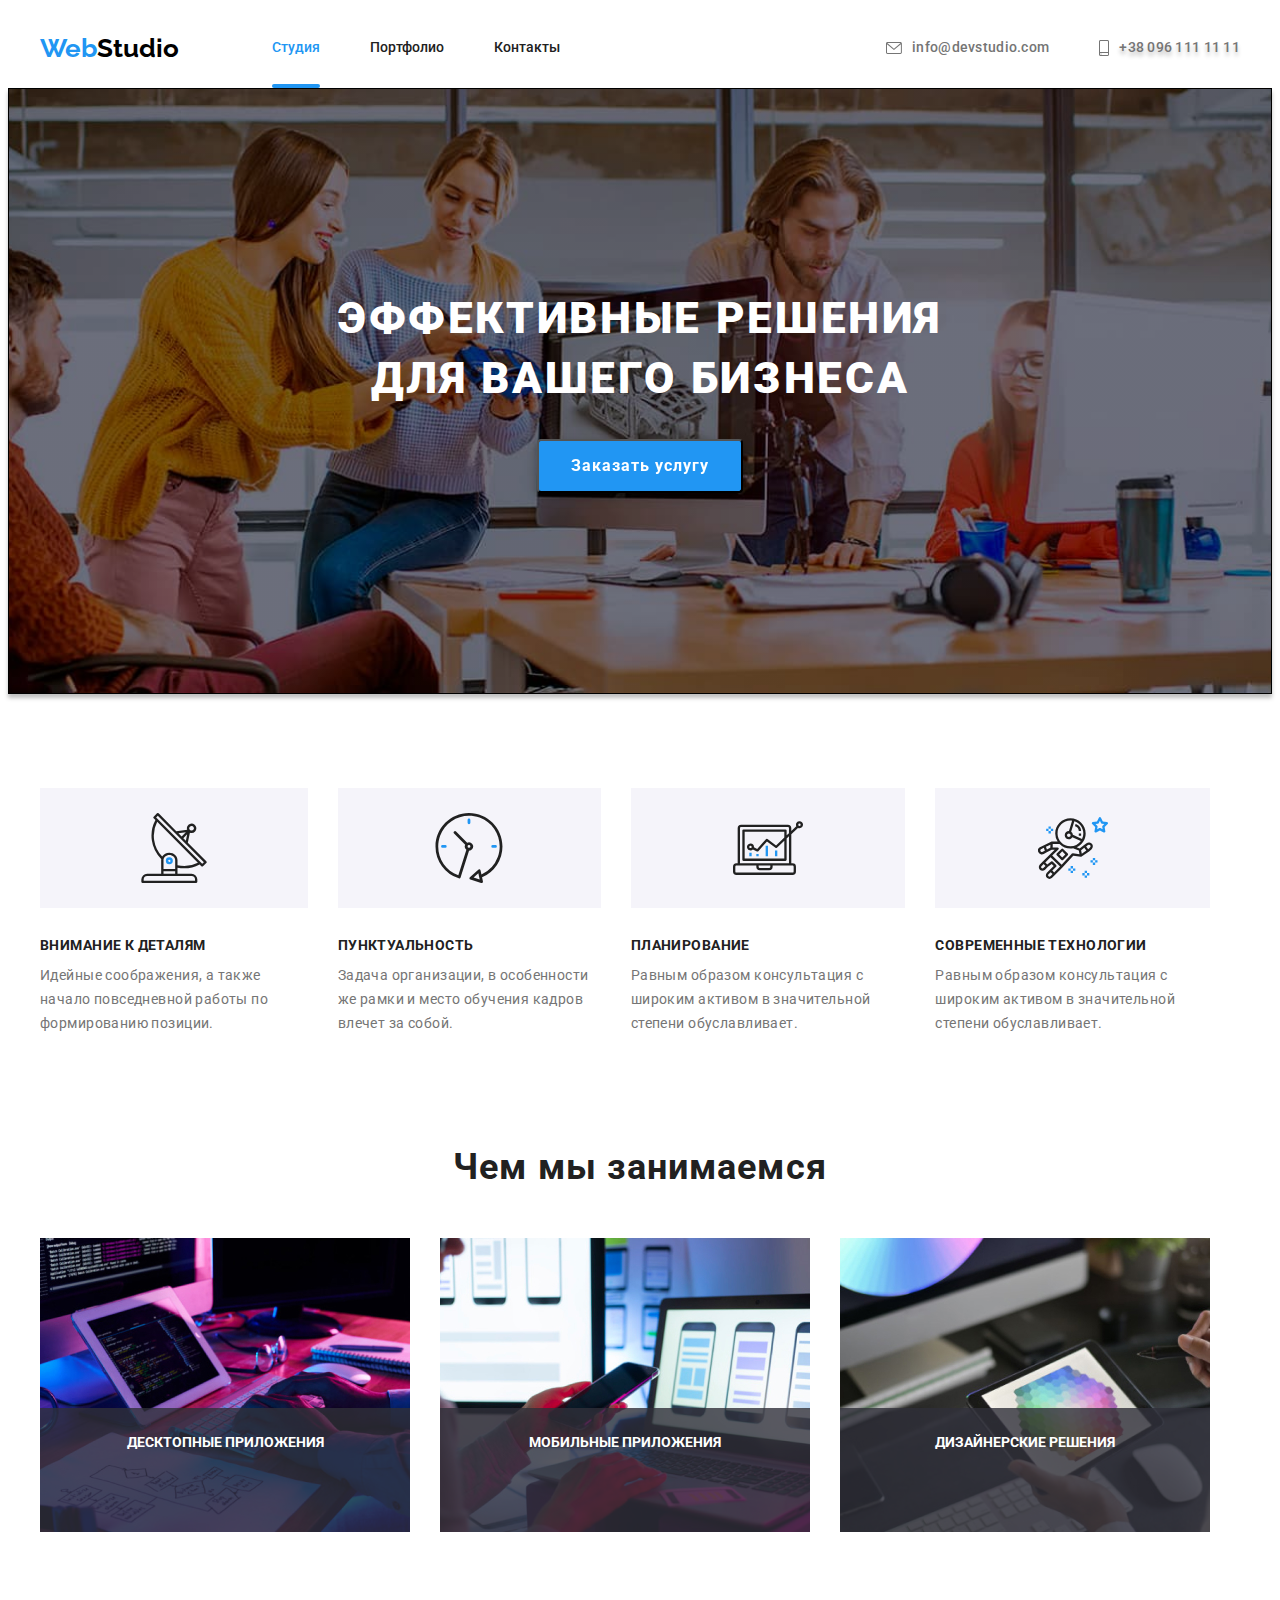
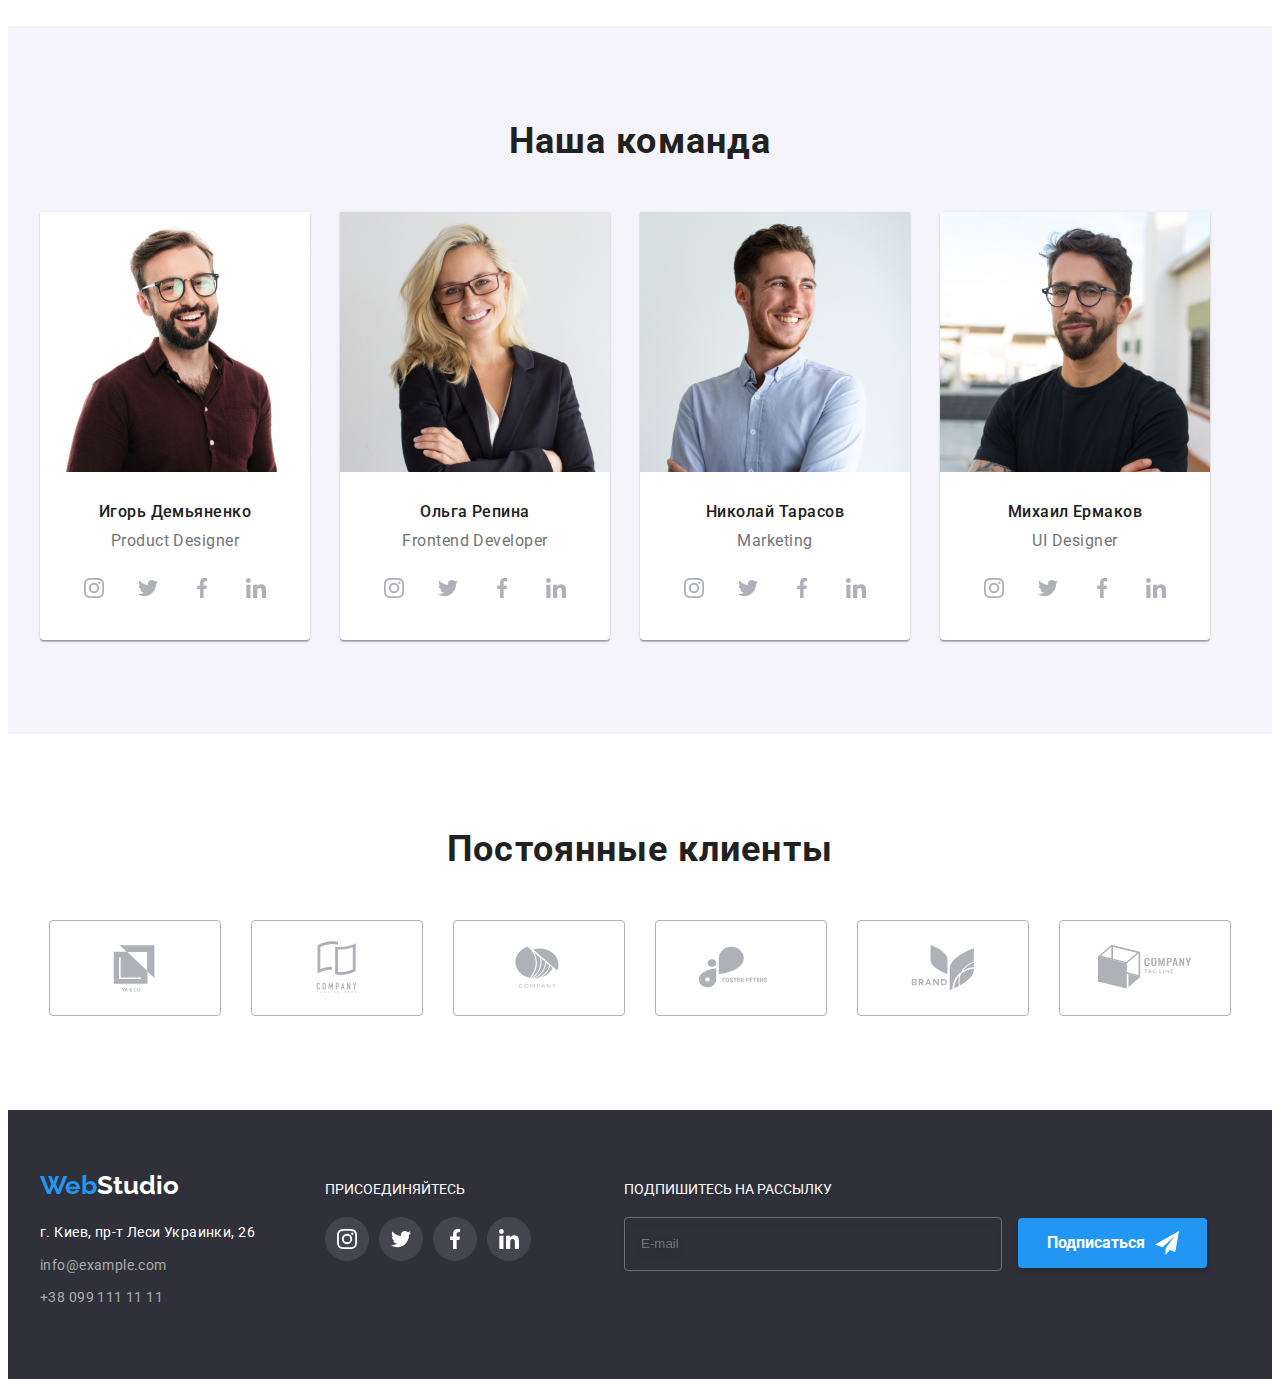
<file: index.html>
<!DOCTYPE html>
<html lang="ru">

<head>
    <meta charset="UTF-8">
    <meta http-equiv="X-UA-Compatible" content="IE=edge">
    <meta name="viewport" content="width=device-width, initial-scale=1.0">
    <title>Document</title>
    <link rel="preconnect" href="https://fonts.googleapis.com">
    <link rel="preconnect" href="https://fonts.gstatic.com" crossorigin>
    <link
        href="https://fonts.googleapis.com/css2?family=Raleway:wght@700&family=Roboto:wght@400;500;700;900&display=swap"
        rel="stylesheet">
    <!-- Style normalize -->
    <link rel="stylesheet" href="https://cdnjs.cloudflare.com/ajax/libs/modern-normalize/1.1.0/modern-normalize.min.css"
        integrity="sha512-wpPYUAdjBVSE4KJnH1VR1HeZfpl1ub8YT/NKx4PuQ5NmX2tKuGu6U/JRp5y+Y8XG2tV+wKQpNHVUX03MfMFn9Q=="
        crossorigin="anonymous" referrerpolicy="no-referrer" />
    <!-- connect whith stylesheet -->
    <link rel="stylesheet" href="./css/main.min.css">
</head>

<body>
    <header>
        <div class="container header-container">
            <a class="logo" href="index.html">Web<span class="span-studio">Studio</span></a>
            <nav>
                <ul class="header-list">
                    <li class="header-list-item list"><a class="header-link link carrent" href="./index.html">Студия</a>
                    </li>
                    <li class="header-list-item list"><a class="header-link link" href="./portfolio.html">Портфолио</a>
                    </li>
                    <li class="header-list-item list"><a class="header-link link" href="">Контакты</a></li>
                </ul>
            </nav>
            <ul class="header-group">
                <li class="list"><a class="header-mail list link mail-phone-link" href="mailto:info@devstudio.com"><svg
                            class="svg-mail-phone" width="16" height="12">
                            <use href="./images/symbol-defs.svg#icon-envelope1"></use>
                        </svg>info@devstudio.com</a></li>
                <li class="list"><a class="header-contact list link mail-phone-link" href="tel:+380961111111"><svg
                            class="svg-mail-phone" width="10" height="16">
                            <use href="./images/symbol-defs.svg#icon-smartphone"></use>
                        </svg>+38 096 111 11 11</a></li>
            </ul>
        </div>
    </header>

    <!-- Эффективные решения для вашего бизнеса -->
    <main>
        <section class="hero">
            <div class="container solutions-div">
                <h1 class="title">Эффективные решения<br> для вашего бизнеса</h1>
                <button class="btn" type="button" data-modal-open>Заказать услугу</button>
                <div class="backdrop is-hidden" data-modal>
                    <div class="modal">
                        <p class="modal-paragraf">Оставьте свои данные, мы вам перезвоним</p>
                        <div>
                            <form class="form-modal">
                                <label class="label-input" for="name">
                                    <span>Имя</span>
                                    <input class="modal-input" type="text" name="user-name" id="name">
                                    <svg class="modal-icon-person" width="18" height="18">
                                        <use href="./images/icons.svg#icon-person"></use>
                                    </svg></label>
                                
                                    <label class="label-input" for="phone"><span>Телефон</span>
                                        <input class="modal-input" type="number" name="number" id="phone">
                                        <svg class="modal-icon-phone" width="18" height="18">
                                            <use href="./images/icons.svg#icon-phone" ></use>
                                        </svg></label>
                                
                                    <label class="label-input" for="mail"><span>Почта</span>
                                        <input class="modal-input" type="email" name="email" id="mail">
                                        <svg class="modal-icon-email" width="18" height="18">
                                            <use href="./images/icons.svg#icon-email" ></use>
                                        </svg></label>
                               
                                    <label class="label-input" for="comment"><span>Комментарий</span>
                                        <textarea class="comment" name="coment" id="comment" cols="30" rows="10" placeholder="Введите текст"></textarea></label>
                                
                                <label class="label-checkbox">
                                  
                                    <input class="visually-hidden input-check" type="checkbox">
                                    <span class="modal-svg"><svg class="modal-vector" width="16" height="15">
                                        <use href="./images/icons.svg#icon-vector"></use>
                                    </svg></span>
                                    <span class="modal-text">Соглашаюсь с рассылкой и принимаю</span><a href="https://goit.ua/agreement/" target="blank" rel="noopener noreferrer" class="treaty">Условия договора</a>
                                </label>
                                <button class="btn-send-modal" type="submit">Отправить</button>
                            </form>
                        </div>
                        
                        <button class="modal-btn" data-modal-close type="button"><svg  width="18" height="18">
                                <use href="./images/symbol-defs.svg#icon-close"></use>
                            </svg></button>
                    </div>
                </div>
            </div>
        </section>

        <!-- Деятельность WebStudio-->
        <section class="features">
            <div class="container features__block">
                <h2 hidden>Особенности</h2>
                <ul class="features__list">

                    <li class="list features__card">
                        <div class="features__svg">
                            <svg width="70" height="70">
                                <use href="./images/symbol-defs.svg#icon-antenna"></use>
                            </svg>
                        </div>

                        <h3 class="features__title">Внимание к деталям</h3>
                        <p class="features__text">Идейные соображения, а также начало повседневной работы по формированию
                            позиции.</p>
                    </li>

                    <li class="list features__card">
                        <div class="features__svg">
                            <svg width="70" height="70">
                                <use href="./images/symbol-defs.svg#icon-clock"></use>
                            </svg>
                        </div>
                        <h3 class="features__title">Пунктуальность</h3>
                        <p class="features__text">Задача организации, в особенности же рамки и место обучения кадров
                            влечет за собой.</p>
                    </li>

                    <li class="list features__card">
                        <div class="features__svg">
                            <svg width="70" height="70">
                                <use href="./images/symbol-defs.svg#icon-diagram"></use>
                            </svg>
                        </div>
                        <h3 class="features__title">Планирование</h3>
                        <p class="features__text">Равным образом консультация с широким активом в значительной степени
                            обуславливает.</p>
                    </li>

                    <li class="list features__card">
                        <div class="features__svg">
                            <svg width="70" height="70">
                                <use href="./images/symbol-defs.svg#icon-astronaut"></use>
                            </svg>
                        </div>
                        <h3 class="features__title">Современные технологии</h3>
                        <p class="features__text">Равным образом консультация с широким активом в значительной степени
                            обуславливает.</p>
                    </li>

                </ul>
            </div>
        </section>

        <!-- Деятельность WebStudio -->
        <section class="activities">
            <div class="container">
                <h2 class="activities__title">Чем мы занимаемся</h2>
                <ul class="activities__list">
                    <li class="list activities__item">
                        <div class="activities__wrapper"><img src="./images/work/img-1.jpg" alt="Изображение 1" width="370"
                                height="294">
                            <p class="activities__text">ДЕСКТОПНЫЕ ПРИЛОЖЕНИЯ</p>
                        </div>
                    </li>
                    <li class="list activities__item">
                        <div class="activities__wrapper"><img  src="./images/work/img-2.jpg" alt="Изображение 2"
                                width="370" height="294">
                            <p class="activities__text">МОБИЛЬНЫЕ ПРИЛОЖЕНИЯ</p>
                        </div>
                    </li>
                    <li class="list activities__item">
                        <div class="activities__wrapper"><img  src="./images/work/img-3.jpg"
                                alt="Изображение 3" width="370" height="294">
                            <p class="activities__text">ДИЗАЙНЕРСКИЕ РЕШЕНИЯ</p>
                        </div>
                    </li>
                </ul>
            </div>
        </section>

        <!-- Команда  WebStudio-->
        <section class="team">
            <div class="container">
                <h2 class="team__title">Наша команда</h2>

                <ul class="header-list team__card">
                    <li class="list team__list">
                        <img src="./images/team/img-1.jpg" alt="Игорь Демьяненко" width="270" height="260">
                        <div class="team__job">
                            <h3 class="team__name">Игорь Демьяненко</h3>
                            <p class="team__specializes" lang="en">Product Designer</p>
                            <ul class="team__social">
                                <li class="list social-team-list"><a class="link social-team-link" href=""
                                        target="_blank" rel="noopener noreferrer" aria-label="instagram">
                                        <svg width="20" height="20">
                                            <use href="./images/symbol-defs.svg#icon-instagram"></use>
                                        </svg>
                                    </a></li>
                                <li class="list social-team-list">
                                    <a class="link social-team-link" href="" target="_blank" rel="noopener noreferrer"
                                        aria-label="twitter">
                                        <svg width="20" height="20">
                                            <use href="./images/symbol-defs.svg#icon-twitter"></use>
                                        </svg>
                                    </a>
                                </li>
                                <li class="list social-team-list">
                                    <a class="link social-team-link" href="" target="_blank" rel="noopener noreferrer"
                                        aria-label="facebook">
                                        <svg width="20" height="20">
                                            <use href="./images/symbol-defs.svg#icon-facebook"></use>
                                        </svg>
                                    </a>
                                </li>
                                <li class="list social-team-list">
                                    <a class="link social-team-link" href="" target="_blank" rel="noopener noreferrer"
                                        aria-label="linkedin">
                                        <svg width="20" height="20">
                                            <use href="./images/symbol-defs.svg#icon-linkedin"></use>
                                        </svg>
                                    </a>
                                </li>
                            </ul>
                        </div>
                    </li>

                    <li class="list team__list">
                        <img src="./images/team/img-2.jpg" alt="Ольга Репина" width="270" height="260">
                        <div class="team__job">
                            <h3 class="team__name">Ольга Репина</h3>
                            <p class="team__specializes" lang="en">Frontend Developer</p>
                            <ul class="team__social">
                                <li class="list social-team-list"><a class="link social-team-link" href=""
                                        target="_blank" rel="noopener noreferrer" aria-label="instagram">
                                        <svg width="20" height="20">
                                            <use href="./images/symbol-defs.svg#icon-instagram"></use>
                                        </svg>
                                    </a></li>
                                <li class="list social-team-list">
                                    <a class="link social-team-link" href="" target="_blank" rel="noopener noreferrer"
                                        aria-label="twitter">
                                        <svg width="20" height="20">
                                            <use href="./images/symbol-defs.svg#icon-twitter"></use>
                                        </svg>
                                    </a>
                                </li>
                                <li class="list social-team-list">
                                    <a class="link social-team-link" href="" target="_blank" rel="noopener noreferrer"
                                        aria-label="facebook">
                                        <svg width="20" height="20">
                                            <use href="./images/symbol-defs.svg#icon-facebook"></use>
                                        </svg>
                                    </a>
                                </li>
                                <li class="list social-team-list">
                                    <a class="link social-team-link" href="" target="_blank" rel="noopener noreferrer"
                                        aria-label="linkedin">
                                        <svg width="20" height="20">
                                            <use href="./images/symbol-defs.svg#icon-linkedin"></use>
                                        </svg>
                                    </a>
                                </li>
                            </ul>
                        </div>

                    </li>

                    <li class="list team__list">
                        <img src="./images/team/img-3.jpg" alt="Николай Тарасов" width="270" height="260">
                        <div class="team__job">
                            <h3 class="team__name">Николай Тарасов</h3>
                            <p class="team__specializes" lang="en">Marketing</p>
                            <ul class="team__social">
                                <li class="list social-team-list"><a class="link social-team-link" href=""
                                        target="_blank" rel="noopener noreferrer" aria-label="instagram">
                                        <svg width="20" height="20">
                                            <use href="./images/symbol-defs.svg#icon-instagram"></use>
                                        </svg>
                                    </a></li>
                                <li class="list social-team-list">
                                    <a class="link social-team-link" href="" target="_blank" rel="noopener noreferrer"
                                        aria-label="twitter">
                                        <svg width="20" height="20">
                                            <use href="./images/symbol-defs.svg#icon-twitter"></use>
                                        </svg>
                                    </a>
                                </li>
                                <li class="list social-team-list">
                                    <a class="link social-team-link" href="" target="_blank" rel="noopener noreferrer"
                                        aria-label="facebook">
                                        <svg width="20" height="20">
                                            <use href="./images/symbol-defs.svg#icon-facebook"></use>
                                        </svg>
                                    </a>
                                </li>
                                <li class="list social-team-list">
                                    <a class="link social-team-link" href="" target="_blank" rel="noopener noreferrer"
                                        aria-label="linkedin">
                                        <svg width="20" height="20">
                                            <use href="./images/symbol-defs.svg#icon-linkedin"></use>
                                        </svg>
                                    </a>
                                </li>
                            </ul>
                        </div>
                    </li>

                    <li class="list team__list">
                        <img src="./images/team/img-4.jpg" alt="Михаил Ермаков" width="270" height="260">
                        <div class="team__job">
                            <h3 class="team__name">Михаил Ермаков</h3>
                            <p class="team__specializes" lang="en">UI Designer</p>
                            <ul class="team__social">
                                <li class="list social-team-list"><a class="link social-team-link" href=""
                                        target="_blank" rel="noopener noreferrer" aria-label="instagram">
                                        <svg width="20" height="20">
                                            <use href="./images/symbol-defs.svg#icon-instagram"></use>
                                        </svg>
                                    </a></li>
                                <li class="list social-team-list">
                                    <a class="link social-team-link" href="" target="_blank" rel="noopener noreferrer"
                                        aria-label="twitter">
                                        <svg width="20" height="20">
                                            <use href="./images/symbol-defs.svg#icon-twitter"></use>
                                        </svg>
                                    </a>
                                </li>
                                <li class="list social-team-list">
                                    <a class="link social-team-link" href="" target="_blank" rel="noopener noreferrer"
                                        aria-label="facebook">
                                        <svg width="20" height="20">
                                            <use href="./images/symbol-defs.svg#icon-facebook"></use>
                                        </svg>
                                    </a>
                                </li>
                                <li class="list social-team-list">
                                    <a class="link social-team-link" href="" target="_blank" rel="noopener noreferrer"
                                        aria-label="linkedin">
                                        <svg width="20" height="20">
                                            <use href="./images/symbol-defs.svg#icon-linkedin"></use>
                                        </svg>
                                    </a>
                                </li>
                            </ul>
                        </div>

                    </li>
                </ul>
            </div>
        </section>

        <!-- Постоянные клиенты -->
        <section class="clients">
            <div class="container">
                <h2 class="clients__title">Постоянные клиенты</h2>
                <ul class="clients__list">
                    <li class="list clients__icon"><a class="link clients__link" href="" target="_blank"
                            rel="noopener noreferrer" aria-label="icon-Logo-1">
                            <svg width="106" height="60">
                                <use href="./images/symbol-defs.svg#icon-Logo-1"></use>
                            </svg>
                        </a></li>
                    <li class="list clients__icon"><a class="link clients__link" href="" target="_blank"
                            rel="noopener noreferrer" aria-label="icon-Logo-2">
                            <svg width="106" height="60">
                                <use href="./images/symbol-defs.svg#icon-Logo-2"></use>
                            </svg>
                        </a></li>
                    <li class="list clients__icon"><a class="link clients__link" href="" target="_blank"
                            rel="noopener noreferrer" aria-label="icon-Logo-3">
                            <svg width="106" height="60">
                                <use href="./images/symbol-defs.svg#icon-Logo-3"></use>
                            </svg>
                        </a></li>
                    <li class="list clients__icon"><a class="link clients__link" href="" target="_blank"
                            rel="noopener noreferrer" aria-label="icon-Logo-4">
                            <svg width="106" height="60">
                                <use href="./images/symbol-defs.svg#icon-Logo-4"></use>
                            </svg>
                        </a></li>
                    <li class="list clients__icon"><a class="link clients__link" href="" target="_blank"
                            rel="noopener noreferrer" aria-label="icon-Logo-5">
                            <svg width="106" height="60">
                                <use href="./images/symbol-defs.svg#icon-Logo-5"></use>
                            </svg>
                        </a></li>
                    <li class="list clients__icon"><a class="link clients__link" href="" target="_blank"
                            rel="noopener noreferrer" aria-label="icon-Logo-6">
                            <svg width="106" height="60">
                                <use href="./images/symbol-defs.svg#icon-Logo-6"></use>
                            </svg>
                        </a></li>
                </ul>
            </div>

        </section>
    </main>

    <!-- Подвал сайта -->
    <footer class="footer">
        <div class="container footer-section">
            <div class="footer-content">
                <a class="logo logo-footer" href="index.html">Web<span class="span-studio logo-span">Studio</span></a>
                <address>
                    <ul class="footer-list">
                        <li class="list address-list"><a class="link address"
                                href="https://goo.gl/maps/Ta4kuVLoX1wkfBHNA" target="_blank"
                                rel="noopener norreferer ">г. Киев,
                                пр-т Леси Украинки, 26</a></li>
                        <li class="list address-list"><a class="link footer-mail"
                                href="mailto:info@example.com">info@example.com</a></li>
                        <li class="list address-list"><a class="link footer-tel" href="tel:+380991111111">+38 099 111 11
                                11</a></li>
                    </ul>
                </address>
            </div>
            <div class="footer-social">
                <p class="join">ПРИСОЕДИНЯЙТЕСЬ</p>
                <ul class="footer-list-link">
                    <li class="list social-list"><a class="link link-footer" href="" target="_blank"
                            rel="noopener noreferrer" aria-label="instagram">
                            <svg width="20" height="20">
                                <use href="./images/symbol-defs.svg#icon-instagram"></use>
                            </svg>
                        </a></li>
                    <li class="list social-list">
                        <a class="link link-footer" href="" target="_blank" rel="noopener noreferrer"
                            aria-label="twitter">
                            <svg width="20" height="20">
                                <use href="./images/symbol-defs.svg#icon-twitter"></use>
                            </svg>
                        </a>
                    </li>
                    <li class="list social-list">
                        <a class="link link-footer" href="" target="_blank" rel="noopener noreferrer"
                            aria-label="facebook">
                            <svg width="20" height="20">
                                <use href="./images/symbol-defs.svg#icon-facebook"></use>
                            </svg>
                        </a>
                    </li>
                    <li class="list social-list">
                        <a class="link link-footer" href="" target="_blank" rel="noopener noreferrer"
                            aria-label="linkedin">
                            <svg width="20" height="20">
                                <use href="./images/symbol-defs.svg#icon-linkedin"></use>
                            </svg>
                        </a>
                    </li>
                </ul>
            </div>
            <div class="footer-social-send">
                <p class="join">ПОДПИШИТЕСЬ НА РАССЫЛКУ</p>
                <form class="form-footer">
                    <label>
                        <input class="input-footer" type="email" name="email" placeholder="E-mail">
                    </label>
                    <button class="btn-send" type="submit">Подписаться<svg class="svg-send" width="24" height="24">
                            <use href="./images/symbol-defs.svg#icon-send"></use>
                        </svg></button>
                </form>
            </div>
        </div>


    </footer>
    <script src="./js/modal.js"></script>
</body>

</html>
</file>
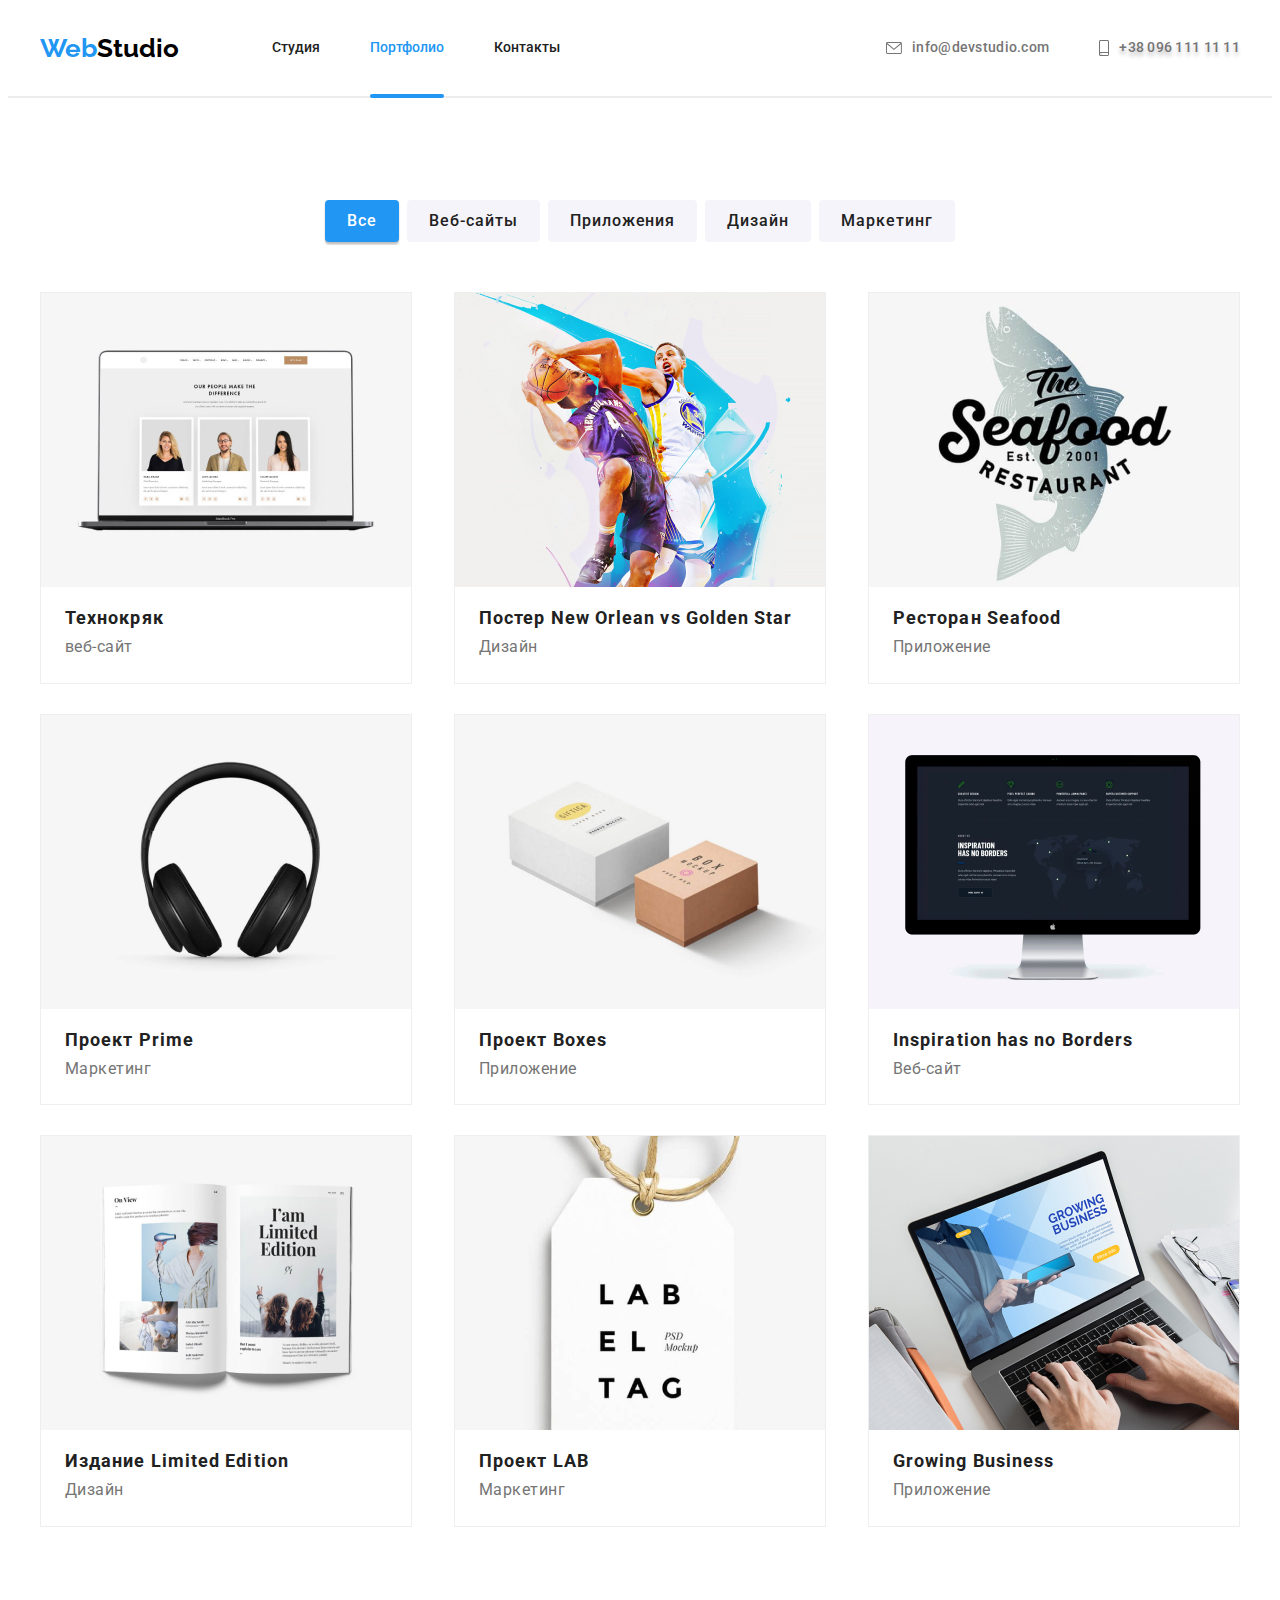
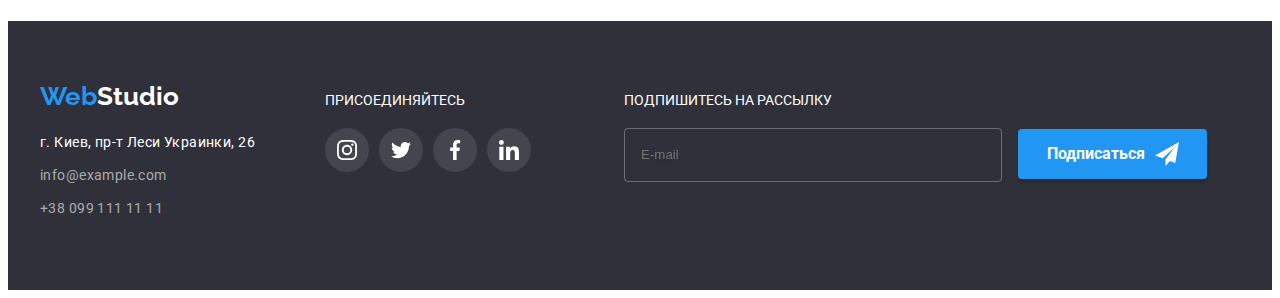
<file: portfolio.html>
<!DOCTYPE html>
<html lang="ru">

<head>
    <meta charset="UTF-8">
    <meta http-equiv="X-UA-Compatible" content="IE=edge">
    <meta name="viewport" content="width=device-width, initial-scale=1.0">
    <title>Document</title>
    <link rel="preconnect" href="https://fonts.googleapis.com">
    <link rel="preconnect" href="https://fonts.gstatic.com" crossorigin>
    <link
        href="https://fonts.googleapis.com/css2?family=Raleway:wght@700&family=Roboto:wght@400;500;700;900&display=swap"
        rel="stylesheet">
    <!-- Style normalize -->
    <link rel="stylesheet" href="https://cdnjs.cloudflare.com/ajax/libs/modern-normalize/1.1.0/modern-normalize.min.css"
        integrity="sha512-wpPYUAdjBVSE4KJnH1VR1HeZfpl1ub8YT/NKx4PuQ5NmX2tKuGu6U/JRp5y+Y8XG2tV+wKQpNHVUX03MfMFn9Q=="
        crossorigin="anonymous" referrerpolicy="no-referrer" />
    <!-- connect whith stylesheet -->
    <link rel="stylesheet" href="./css/main.min.css">
</head>

<body>
    <header>
        <div class="container header-container box-line">
            <a class="logo" href="index.html">Web<span class="span-studio">Studio</span></a>
            <nav>
                <ul class="header-list">
                    <li class="header-list-item list"><a class="header-link link" href="./index.html">Студия</a></li>
                    <li class="header-list-item list"><a class="header-link link carrent-portfolio"
                            href="./portfolio.html">Портфолио</a></li>
                    <li class="header-list-item list"><a class="header-link link" href="">Контакты</a></li>
                </ul>
            </nav>
            <ul class="header-group">
                <li class="list"><a class="header-mail list link mail-phone-link" href="mailto:info@devstudio.com"><svg
                            class="svg-mail-phone" width="16" height="12">
                            <use href="./images/symbol-defs.svg#icon-envelope1"></use>
                        </svg>info@devstudio.com</a></li>
                <li class="list"><a class="header-contact list link mail-phone-link" href="tel:+380961111111"><svg
                            class="svg-mail-phone" width="10" height="16">
                            <use href="./images/symbol-defs.svg#icon-smartphone"></use>
                        </svg>+38 096 111 11 11</a></li>
            </ul>
        </div>
        <hr>
    </header>

    <!-- main section -->
    <main>
        <!-- навигация сайта -->
        <section class="btn-section">
            <div class="container btn-box">
                <h1 hidden>Проекты</h1>
                <ul class="list-btn">
                    <li class="list btn-ptl"><button class="portfolio-btn carrent-btn-all" type="button">Все</button>
                    </li>
                    <li class="list btn-ptl"><button class="portfolio-btn" type="button">Веб-сайты</button></li>
                    <li class="list btn-ptl"><button class="portfolio-btn" type="button">Приложения</button></li>
                    <li class="list btn-ptl"><button class="portfolio-btn" type="button">Дизайн</button></li>
                    <li class="list btn-ptl"><button class="portfolio-btn" type="button">Маркетинг</button></li>
                </ul>
            </div>

            <!-- img-navigation -->
            <div class="container img-box">
                <ul class="img-box-list">
                    <li class="list card-img">
                        <div class="portfolio-overlay"><img class="img-ptl-ovelay" src="./images/portfolio/img-1.jpg"
                                alt="Технокряк" width="370" height="294">
                            <p class="portfolio-desc">Ресурс предлагает комплексные предложения с разным уровнем
                                функционала и сервисов. Все это позволит посетителю получить
                                исчерпывающие сведения о компании или частном лице.</p>
                        </div>
                        <div class="box-title">
                            <h2 class="portfolio-title">Технокряк</h2>
                            <p class="portfolio-text">веб-сайт</p>
                            <div class="portfolio-overlay">
                            </div>
                        </div>
                    </li>

                    <li class="list card-img">
                        <div class="portfolio-overlay"><img src="./images/portfolio/img-2.jpg"
                                alt="Постер New Orlean vs Golden Star" width="370" height="294">
                            <p class="portfolio-desc">Ресурс предлагает комплексные предложения с разным уровнем
                                функционала и сервисов. Все это позволит посетителю получить
                                исчерпывающие сведения о компании или частном лице.</p>
                        </div>
                        <div class="box-title">
                            <h2 class="portfolio-title">Постер New Orlean vs Golden Star</h2>
                            <p class="portfolio-text">Дизайн</p>
                        </div>
                    </li>

                    <li class="list card-img">
                        <div class="portfolio-overlay"><img src="./images/portfolio/img-3.jpg" alt="Ресторан Seafood"
                                width="370" height="294">
                            <p class="portfolio-desc">Ресурс предлагает комплексные предложения с разным уровнем
                                функционала и сервисов. Все это позволит посетителю получить
                                исчерпывающие сведения о компании или частном лице.</p>
                        </div>
                        <div class="box-title">
                            <h2 class="portfolio-title">Ресторан Seafood</h2>
                            <p class="portfolio-text">Приложение</p>
                        </div>
                    </li>

                    <li class="list card-img">
                        <div class="portfolio-overlay"><img src="./images/portfolio/img-4.jpg" alt="Проект Prime"
                                width="370" height="294">
                            <p class="portfolio-desc">Ресурс предлагает комплексные предложения с разным уровнем
                                функционала и сервисов. Все это позволит посетителю получить
                                исчерпывающие сведения о компании или частном лице.</p>
                        </div>
                        <div class="box-title">
                            <h2 class="portfolio-title">Проект Prime</h2>
                            <p class="portfolio-text">Маркетинг</p>
                        </div>
                    </li>

                    <li class="list card-img">
                        <div class="portfolio-overlay"><img src="./images/portfolio/img-5.jpg" alt="Проект Boxes"
                                width="370" height="294">
                            <p class="portfolio-desc">Ресурс предлагает комплексные предложения с разным уровнем
                                функционала и сервисов. Все это позволит посетителю получить
                                исчерпывающие сведения о компании или частном лице.</p>
                        </div>
                        <div class="box-title">
                            <h2 class="portfolio-title">Проект Boxes</h2>
                            <p class="portfolio-text">Приложение</p>
                        </div>
                    </li>

                    <li class="list card-img">
                        <div class="portfolio-overlay"><img src="./images/portfolio/img-6.jpg"
                                alt="Inspiration has no Borders" width="370" height="294">
                            <p class="portfolio-desc">Ресурс предлагает комплексные предложения с разным уровнем
                                функционала и сервисов. Все это позволит посетителю получить
                                исчерпывающие сведения о компании или частном лице.</p>
                        </div>
                        <div class="box-title">
                            <h2 class="portfolio-title">Inspiration has no Borders</h2>
                            <p class="portfolio-text">Веб-сайт</p>
                        </div>
                    </li>

                    <li class="list card-img">
                        <div class="portfolio-overlay"><img src="./images/portfolio/img-7.jpg"
                                alt="Издание Limited Edition" width="370" height="294">
                            <p class="portfolio-desc">Ресурс предлагает комплексные предложения с разным уровнем
                                функционала и сервисов. Все это позволит посетителю получить
                                исчерпывающие сведения о компании или частном лице.</p>
                        </div>
                        <div class="box-title">
                            <h2 class="portfolio-title">Издание Limited Edition</h2>
                            <p class="portfolio-text">Дизайн</p>
                        </div>
                    </li>

                    <li class="list card-img">
                        <div class="portfolio-overlay"><img src="./images/portfolio/img-8.jpg" alt="Проект LAB"
                                width="370" height="294">
                            <p class="portfolio-desc">Ресурс предлагает комплексные предложения с разным уровнем
                                функционала и сервисов. Все это позволит посетителю получить
                                исчерпывающие сведения о компании или частном лице.</p>
                        </div>
                        <div class="box-title">
                            <h2 class="portfolio-title">Проект LAB</h2>
                            <p class="portfolio-text">Маркетинг</p>
                        </div>
                    </li>

                    <li class="list card-img">
                        <div class="portfolio-overlay"><img src="./images/portfolio/img-9.jpg" alt="Growing Business"
                                width="370" height="294">
                            <p class="portfolio-desc">Ресурс предлагает комплексные предложения с разным уровнем
                                функционала и сервисов. Все это позволит посетителю получить
                                исчерпывающие сведения о компании или частном лице.</p>
                        </div>
                        <div class="box-title">
                            <h2 class="portfolio-title">Growing Business</h2>
                            <p class="portfolio-text">Приложение</p>
                        </div>
                    </li>
                </ul>
            </div>
        </section>

    </main>

    <!-- Подвал сайта -->
    <footer class="footer">
        <div class="container footer-section">
            <div class="footer-content">
                <a class="logo logo-footer" href="index.html">Web<span class="span-studio logo-span">Studio</span></a>
                <address>
                    <ul class="footer-list">
                        <li class="list address-list"><a class="link address"
                                href="https://goo.gl/maps/Ta4kuVLoX1wkfBHNA" target="_blank"
                                rel="noopener norreferer ">г. Киев,
                                пр-т Леси Украинки, 26</a></li>
                        <li class="list address-list"><a class="link footer-mail"
                                href="mailto:info@example.com">info@example.com</a></li>
                        <li class="list address-list"><a class="link footer-tel" href="tel:+380991111111">+38 099 111 11
                                11</a></li>
                    </ul>
                </address>
            </div>
            <div class="footer-social">
                <p class="join">ПРИСОЕДИНЯЙТЕСЬ</p>
                <ul class="footer-list-link">
                    <li class="list social-list"><a class="link link-footer" href="" target="_blank"
                            rel="noopener noreferrer" aria-label="instagram">
                            <svg width="20" height="20">
                                <use href="./images/symbol-defs.svg#icon-instagram"></use>
                            </svg>
                        </a></li>
                    <li class="list social-list">
                        <a class="link link-footer" href="" target="_blank" rel="noopener noreferrer"
                            aria-label="twitter">
                            <svg width="20" height="20">
                                <use href="./images/symbol-defs.svg#icon-twitter"></use>
                            </svg>
                        </a>
                    </li>
                    <li class="list social-list">
                        <a class="link link-footer" href="" target="_blank" rel="noopener noreferrer"
                            aria-label="facebook">
                            <svg width="20" height="20">
                                <use href="./images/symbol-defs.svg#icon-facebook"></use>
                            </svg>
                        </a>
                    </li>
                    <li class="list social-list">
                        <a class="link link-footer" href="" target="_blank" rel="noopener noreferrer"
                            aria-label="linkedin">
                            <svg width="20" height="20">
                                <use href="./images/symbol-defs.svg#icon-linkedin"></use>
                            </svg>
                        </a>
                    </li>
                </ul>
            </div>
            <div class="footer-social-send">
                <p class="join">ПОДПИШИТЕСЬ НА РАССЫЛКУ</p>
                <form>
                    <label>
                        <input class="input-footer" type="email" name="email" placeholder="E-mail">
                    </label>
                    <button class="btn-send" type="submit">Подписаться<svg class="svg-send" width="24" height="24">
                            <use href="./images/symbol-defs.svg#icon-send"></use>
                        </svg></button>
                </form>
            </div>
        </div>
    </footer>
</body>

</html>
</file>
<file: css/main.min.css>
:root{--main-font: "Roboto";--secondary-font: "Raleway";--accent-color: #2196f3;--main-txt-dark: #ffffff;--main-txt-light: #212121;--p-color: #757575;--fill-color: #afb1b8;--duration-time: 250ms;--time-allocation: cubic-bezier(0.4, 0, 0.2, 1)}.visually-hidden{position:absolute;width:1px;height:1px;margin:-1px;border:0;padding:0;white-space:nowrap;-webkit-clip-path:inset(100%);clip-path:inset(100%);clip:rect(0 0 0 0);overflow:hidden}body{font-family:var(--main-font),"sans-serif"}h1,h2,h3,p{margin:0}ul{padding:0px;margin:0px}img{display:block;max-width:100%;height:auto}a{text-decoration:none}.list{list-style:none}.footer-list{padding-left:0px}.btn{padding-top:10px;padding-right:32px;padding-bottom:10px;padding-left:32px;font-family:inherit;font-weight:700;font-size:16px;line-height:1.88;display:-webkit-box;display:-ms-flexbox;display:flex;letter-spacing:.06em;color:var(--main-txt-dark);background-color:var(--accent-color);cursor:pointer;-webkit-filter:drop-shadow(0px 4px 4px rgba(0, 0, 0, 0.25));filter:drop-shadow(0px 4px 4px rgba(0, 0, 0, 0.25));-webkit-box-shadow:0px 4px 4px rgba(0,0,0,.15);box-shadow:0px 4px 4px rgba(0,0,0,.15);border-radius:4px;-webkit-transition:background-color var(--duration-time) var(--time-allocation),border-color var(--duration-time) var(--time-allocation);transition:background-color var(--duration-time) var(--time-allocation),border-color var(--duration-time) var(--time-allocation)}.btn:hover,.btn:focus{background-color:#188ce8}hr{border:1px solid #ececec}.portfolio-btn{padding-top:6px;padding-right:22px;padding-bottom:6px;padding-left:22px;font-family:inherit;font-weight:500;font-size:16px;line-height:1.88;display:-webkit-box;display:-ms-flexbox;display:flex;letter-spacing:.06em;color:var(--main-txt-light);background-color:#f5f4fa;cursor:pointer;border:none;border-radius:4px;-webkit-transition-property:color,background-color;transition-property:color,background-color;-webkit-transition-duration:var(--duration-time);transition-duration:var(--duration-time);-webkit-transition-timing-function:var(--time-allocation);transition-timing-function:var(--time-allocation)}.portfolio-btn:hover,.portfolio-btn:focus{background-color:#188ce8;color:var(--main-txt-dark)}.carrent-btn-all{color:var(--main-txt-dark);background-color:var(--accent-color);-webkit-box-shadow:0px 3px 1px rgba(0,0,0,.1),0px 1px 2px rgba(0,0,0,.08),0px 2px 2px rgba(0,0,0,.12);box-shadow:0px 3px 1px rgba(0,0,0,.1),0px 1px 2px rgba(0,0,0,.08),0px 2px 2px rgba(0,0,0,.12)}.btn-section{padding:94px 0}.btn-box{display:-webkit-box;display:-ms-flexbox;display:flex;-webkit-box-pack:center;-ms-flex-pack:center;justify-content:center;margin-bottom:50px}.list-btn{display:-webkit-box;display:-ms-flexbox;display:flex}.btn-ptl:not(:first-child){padding-left:8px}.btn-send-modal{display:-webkit-box;display:-ms-flexbox;display:flex;-webkit-box-pack:center;-ms-flex-pack:center;justify-content:center;width:200px;margin:auto;padding:10px 55px 10px 56px;font-family:inherit;font-style:normal;font-weight:700;font-size:16px;line-height:1.875;color:var(--main-txt-dark);background-color:var(--accent-color);cursor:pointer;-webkit-box-shadow:0px 4px 4px rgba(0,0,0,.15);box-shadow:0px 4px 4px rgba(0,0,0,.15);border-radius:4px;border:none}.btn-send{display:-webkit-inline-box;display:-ms-inline-flexbox;display:inline-flex;-webkit-box-align:center;-ms-flex-align:center;align-items:center;margin-left:12px;padding-top:10px;padding-right:28px;padding-bottom:10px;padding-left:29px;font-family:inherit;font-weight:700;font-size:16px;line-height:1.88;color:var(--main-txt-dark);background-color:var(--accent-color);cursor:pointer;-webkit-box-shadow:0px 4px 4px rgba(0,0,0,.15);box-shadow:0px 4px 4px rgba(0,0,0,.15);border-radius:4px;border:none}.svg-send{padding-left:10px}.container{width:1200px;padding-left:15px;padding-right:15px;margin-left:auto;margin-right:auto}.logo{font-style:normal;font-family:var(--secondary-font),"sans-serif";font-weight:700;font-size:26px;line-height:1.19;color:var(--accent-color)}.span-studio{color:#000}.logo-footer{margin-bottom:20px}.logo-span{color:var(--main-txt-dark)}.team__social{display:-webkit-box;display:-ms-flexbox;display:flex;-webkit-box-pack:center;-ms-flex-pack:center;justify-content:center}.social-team-list:not(:last-child){margin-right:10px}.social-team-link{display:-webkit-box;display:-ms-flexbox;display:flex;-webkit-box-align:center;-ms-flex-align:center;align-items:center;-webkit-box-pack:center;-ms-flex-pack:center;justify-content:center;width:44px;height:44px;border-radius:50%;fill:var(--fill-color);-webkit-transition-property:fill,background-color;transition-property:fill,background-color;-webkit-transition-duration:var(--duration-time);transition-duration:var(--duration-time);-webkit-transition-timing-function:var(--time-allocation);transition-timing-function:var(--time-allocation)}.social-team-link:hover,.social-team-link:focus{background-color:var(--accent-color);fill:var(--main-txt-dark)}.footer-section{display:-webkit-box;display:-ms-flexbox;display:flex;-webkit-box-align:baseline;-ms-flex-align:baseline;align-items:baseline}.footer-social{display:-webkit-box;display:-ms-flexbox;display:flex;-webkit-box-orient:vertical;-webkit-box-direction:normal;-ms-flex-direction:column;flex-direction:column;margin-left:70px;color:var(--main-txt-dark)}.footer-social-send{display:-webkit-box;display:-ms-flexbox;display:flex;-webkit-box-orient:vertical;-webkit-box-direction:normal;-ms-flex-direction:column;flex-direction:column;margin-left:93px;color:var(--main-txt-dark)}.join{font-family:var(--main-font),"sans-serif";font-style:normal;font-size:14px;margin-bottom:20px}.footer-list-link{display:-webkit-box;display:-ms-flexbox;display:flex}.social-list{display:-webkit-box;display:-ms-flexbox;display:flex;-webkit-box-align:center;-ms-flex-align:center;align-items:center;-webkit-box-pack:center;-ms-flex-pack:center;justify-content:center}.social-list:not(:last-child){padding-right:10px}.link-footer{width:44px;height:44px;display:-webkit-box;display:-ms-flexbox;display:flex;-webkit-box-align:center;-ms-flex-align:center;align-items:center;-webkit-box-pack:center;-ms-flex-pack:center;justify-content:center;border-radius:50%;background-color:#44454e;fill:var(--main-txt-dark);-webkit-transition-property:background-color;transition-property:background-color;-webkit-transition-duration:var(--duration-time);transition-duration:var(--duration-time);-webkit-transition-timing-function:var(--time-allocation);transition-timing-function:var(--time-allocation)}.link-footer:hover,.link-footer:focus{background-color:var(--accent-color)}.header-mail:hover,.header-mail:focus{color:var(--accent-color)}.header-contact:hover,.header-contact:focus{color:var(--accent-color)}.header-mail,.header-contact,.portfolio-contact{font-family:var(--main-font),"sans-serif";list-style:none;font-weight:500;font-size:14px;line-height:1.14;letter-spacing:.02em;color:var(--p-color)}.header-contact,.header-mail{padding-top:32px;padding-bottom:32px;-webkit-transition-property:color;transition-property:color;-webkit-transition-duration:var(--duration-time);transition-duration:var(--duration-time);-webkit-transition-timing-function:var(--time-allocation);transition-timing-function:var(--time-allocation)}.header-contact{text-shadow:0px 4px 4px rgba(0,0,0,.25);margin-left:50px}.mail-phone-link{fill:var(--p-color);display:-webkit-box;display:-ms-flexbox;display:flex;-webkit-box-align:center;-ms-flex-align:center;align-items:center;-webkit-transition-property:fill;transition-property:fill;-webkit-transition-duration:var(--duration-time);transition-duration:var(--duration-time);-webkit-transition-timing-function:var(--time-allocation);transition-timing-function:var(--time-allocation)}.mail-phone-link:hover,.mail-phone-link:focus{fill:var(--accent-color)}.svg-mail-phone{margin-right:10px}.portfolio-contact{text-shadow:none;-webkit-transition-property:color;transition-property:color;-webkit-transition-duration:var(--duration-time);transition-duration:var(--duration-time);-webkit-transition-timing-function:var(--time-allocation);transition-timing-function:var(--time-allocation)}.portfolio-contact:hover,.portfolio-contact:focus{color:var(--accent-color)}.backdrop{position:fixed;width:100%;height:100%;top:0;left:0;z-index:999;-webkit-transition:translate 250ms cubic-bezier(0.4, 0, 0.2, 1),opacity 250ms cubic-bezier(0.4, 0, 0.2, 1);transition:translate 250ms cubic-bezier(0.4, 0, 0.2, 1),opacity 250ms cubic-bezier(0.4, 0, 0.2, 1);background-color:rgba(0,0,0,.2)}.backdrop.is-hidden{opacity:0;pointer-events:none}.modal{position:absolute;top:50%;left:50%;padding:40px 39px 40px 41px;-webkit-transform:translate(-50%, -50%);transform:translate(-50%, -50%);width:528px;height:581px;background:var(--main-txt-dark);-webkit-box-shadow:0px 1px 3px rgba(0,0,0,.12),0px 1px 1px rgba(0,0,0,.14),0px 2px 1px rgba(0,0,0,.2);box-shadow:0px 1px 3px rgba(0,0,0,.12),0px 1px 1px rgba(0,0,0,.14),0px 2px 1px rgba(0,0,0,.2);border-radius:4px}.modal-btn{position:absolute;top:8px;right:8px;width:30px;height:30px;display:-webkit-box;display:-ms-flexbox;display:flex;-webkit-box-align:center;-ms-flex-align:center;align-items:center;-webkit-box-pack:center;-ms-flex-pack:center;justify-content:center;background-color:var(--main-txt-dark);fill:var(--main-txt-light);border:1px solid rgba(0,0,0,.1);border-radius:50%;-webkit-transition-property:fill;transition-property:fill;-webkit-transition-duration:var(--duration-time);transition-duration:var(--duration-time);-webkit-transition-timing-function:var(--time-allocation);transition-timing-function:var(--time-allocation)}.modal-btn:hover,.modal-btn:focus{fill:var(--accent-color)}.form-modal{display:-webkit-box;display:-ms-flexbox;display:flex;-webkit-box-orient:vertical;-webkit-box-direction:normal;-ms-flex-direction:column;flex-direction:column;font-style:normal;font-weight:400;font-size:12px;line-height:1.1666666667;letter-spacing:.01em;color:var(--p-color)}.modal-paragraf{font-family:var(--main-font);font-weight:700;font-size:20px;line-height:1.15;text-align:center;margin-bottom:11px}.label-input{position:relative;display:-webkit-box;display:-ms-flexbox;display:flex;-webkit-box-orient:vertical;-webkit-box-direction:normal;-ms-flex-direction:column;flex-direction:column;gap:4px;margin-bottom:10px}.label-input:nth-child(4){margin-bottom:20px}.modal-input{width:448px;height:40px;border:1px solid rgba(33,33,33,.2);border-radius:4px;padding-left:42px;padding-right:5px;outline:rgba(0,0,0,0);-webkit-transition-property:border-color;transition-property:border-color;-webkit-transition-duration:var(--duration-time);transition-duration:var(--duration-time);-webkit-transition-timing-function:var(--time-allocation);transition-timing-function:var(--time-allocation)}.modal-input:focus{border-color:var(--accent-color)}.modal-icon-person{position:absolute;top:29px;left:15px}.modal-input:focus+.modal-icon-person{border-color:var(--accent-color);fill:var(--accent-color)}.modal-icon-phone{position:absolute;top:29px;left:15px}.modal-input:focus+.modal-icon-phone{border-color:var(--accent-color);fill:var(--accent-color)}.modal-icon-email{position:absolute;top:29px;left:15px}.modal-input:focus+.modal-icon-email{border-color:var(--accent-color);fill:var(--accent-color)}.comment{resize:none;border:1px solid rgba(33,33,33,.2);border-radius:4px;outline:rgba(0,0,0,0);padding:12px 16px;height:120px;-webkit-transition-property:border-color;transition-property:border-color;-webkit-transition-duration:var(--duration-time);transition-duration:var(--duration-time);-webkit-transition-timing-function:var(--time-allocation);transition-timing-function:var(--time-allocation)}.comment:focus{border-color:var(--accent-color)}.label-checkbox{display:-webkit-box;display:-ms-flexbox;display:flex;-webkit-box-pack:center;-ms-flex-pack:center;justify-content:center;position:relative;margin-bottom:30px;font-style:normal;font-weight:400;font-size:14px;line-height:1.7142857143;letter-spacing:.03em;color:var(--p-color)}.modal-vector{position:absolute;fill:var(--main-txt-dark)}.modal-svg{position:relative;top:3px;right:5px;display:-webkit-inline-box;display:-ms-inline-flexbox;display:inline-flex;-webkit-box-align:center;-ms-flex-align:center;align-items:center;-webkit-box-pack:center;-ms-flex-pack:center;justify-content:center;width:16px;height:15px;border:.2px solid var(--main-txt-dark);border-radius:2px;border-color:var(--p-color)}.input-check:checked+.modal-svg{background-color:var(--accent-color)}.treaty{color:var(--accent-color);text-decoration:underline}.modal-text{padding-right:3px;-webkit-user-select:none;-moz-user-select:none;-ms-user-select:none;user-select:none}.portfolio-overlay{position:relative;display:-webkit-box;display:-ms-flexbox;display:flex;text-align:center;-webkit-box-pack:center;-ms-flex-pack:center;justify-content:center;overflow:hidden}.portfolio-desc{-webkit-transform:translateY(100%);transform:translateY(100%);-webkit-transition-timing-function:ease-in-out;transition-timing-function:ease-in-out;-webkit-transition-duration:var(--duration-time);transition-duration:var(--duration-time);position:absolute;font-weight:400;font-size:18px;line-height:1.56;color:var(--main-txt-dark);background-color:rgba(33,150,243,.9);text-align:left;top:0;width:100%;height:100%;padding:63px 24px}.card-img:hover .portfolio-desc{-webkit-transform:translateY(0);transform:translateY(0)}.header-list{display:-webkit-box;display:-ms-flexbox;display:flex;margin-left:93px}.header-list-item:not(:last-child){margin-right:50px}.header-container{display:-webkit-box;display:-ms-flexbox;display:flex;-webkit-box-align:center;-ms-flex-align:center;align-items:center}.header-group{margin-left:auto;display:-webkit-box;display:-ms-flexbox;display:flex}.header-link{display:block;padding-top:32px;padding-bottom:32px;font-weight:500;text-align:center;font-size:14px;line-height:1.14;color:var(--main-txt-light);-webkit-transition-property:color;transition-property:color;-webkit-transition-duration:var(--duration-time);transition-duration:var(--duration-time);-webkit-transition-timing-function:var(--time-allocation);transition-timing-function:var(--time-allocation)}.header-link:hover,.header-link:focus{color:var(--accent-color)}.hero{background-color:#2f303a;padding-top:200px;padding-right:0px;padding-bottom:200px;padding-left:0px;margin:auto;border:1px solid #000;max-width:1600px;-webkit-box-shadow:0px 4px 4px rgba(0,0,0,.25);box-shadow:0px 4px 4px rgba(0,0,0,.25);background-image:-webkit-gradient(linear, left bottom, left top, from(rgba(0, 0, 0, 0.2)), to(rgba(0, 0, 0, 0.2))),url(../images/img.jpg);background-image:linear-gradient(0deg, rgba(0, 0, 0, 0.2), rgba(0, 0, 0, 0.2)),url(../images/img.jpg);background-repeat:no-repeat;background-position:center;background-size:cover}.solutions-div{display:-webkit-box;display:-ms-flexbox;display:flex;-webkit-box-align:center;-ms-flex-align:center;align-items:center;-webkit-box-orient:vertical;-webkit-box-direction:normal;-ms-flex-direction:column;flex-direction:column}.title{margin-bottom:30px;font-weight:900;font-size:44px;line-height:1.36;text-align:center;letter-spacing:.06em;text-transform:uppercase;color:var(--main-txt-dark)}.features{padding-top:94px;padding-right:0px;padding-bottom:94px;padding-left:0px}.features__block{display:-webkit-box;display:-ms-flexbox;display:flex}.features__list{display:-webkit-box;display:-ms-flexbox;display:flex;padding:0px}.features__card{margin-right:30px}.features__card:last-child{padding-right:0px}.features__title{margin-bottom:10px;font-family:var(--main-font),"sans-serif";font-weight:700;font-size:14px;line-height:1.14;letter-spacing:.03em;text-transform:uppercase;color:var(--main-txt-light)}.features__text{font-family:var(--main-font),"sans-serif";font-weight:400;font-size:14px;line-height:1.71;letter-spacing:.03em;color:var(--p-color);margin-bottom:16px}.features__svg{background-color:#f5f4fa;display:-webkit-box;display:-ms-flexbox;display:flex;-webkit-box-pack:center;-ms-flex-pack:center;justify-content:center;-webkit-box-align:center;-ms-flex-align:center;align-items:center;height:120px;margin-bottom:30px}.activities{padding-bottom:94px}.activities__title{margin-bottom:50px;font-family:var(--main-font),"sans-serif";font-weight:700;font-size:36px;line-height:1.17;text-align:center;letter-spacing:.03em;color:var(--main-txt-light)}.activities__list{display:-webkit-box;display:-ms-flexbox;display:flex;padding:0px}.activities__item{margin-right:30px}.activities__item:last-child{margin-right:0px}.activities__wrapper{position:relative}.activities__text{position:absolute;bottom:0;padding:27px 0;width:370px;height:70px;font-family:var(--main-font),"sans-serif";font-style:normal;font-weight:700;font-size:14px;line-height:1.14;text-align:center;color:var(--main-txt-dark);background-color:rgba(47,48,58,.8)}.team{padding:94px 0;background:#f5f4fa}.team__title{margin-bottom:50px;font-family:var(--main-font),"sans-serif";font-weight:700;font-size:36px;line-height:1.1666666667;text-align:center;letter-spacing:.03em;color:var(--main-txt-light)}.team__card{display:-webkit-box;display:-ms-flexbox;display:flex;padding:0px;margin:0px;border-radius:0px 0px 4px 4px}.team__list{margin-right:30px;-webkit-box-shadow:0px 1px 3px rgba(0,0,0,.12),0px 1px 1px rgba(0,0,0,.14),0px 2px 1px rgba(0,0,0,.2);box-shadow:0px 1px 3px rgba(0,0,0,.12),0px 1px 1px rgba(0,0,0,.14),0px 2px 1px rgba(0,0,0,.2);border-radius:0px 0px 4px 4px;background-color:var(--main-txt-dark)}.team__list:last-child{margin-right:0px}.team__job{text-align:center;padding-top:30px;padding-bottom:30px}.team__name{margin-bottom:10px;font-family:var(--main-font),"sans-serif";font-weight:500;font-size:16px;line-height:1.19;letter-spacing:.03em;color:var(--main-txt-light)}.team__specializes{font-family:var(--main-font),"sans-serif";font-weight:400;font-size:16px;line-height:1.19;letter-spacing:.03em;color:var(--p-color);margin-bottom:16px}.clients{padding:94px 0px}.clients__title{margin-bottom:50px;font-family:var(--main-font),"sans-serif";font-weight:700;font-size:36px;line-height:1.1666666667;text-align:center;letter-spacing:.03em;color:var(--main-txt-light)}.clients__list{display:-webkit-box;display:-ms-flexbox;display:flex;-webkit-box-pack:center;-ms-flex-pack:center;justify-content:center}.clients__icon{width:calc(16.6666666667% - 30px);border:1px solid var(--fill-color);border-radius:4px;height:94px;-webkit-transition-property:color;transition-property:color;-webkit-transition-duration:var(--duration-time);transition-duration:var(--duration-time);-webkit-transition-timing-function:var(--time-allocation);transition-timing-function:var(--time-allocation)}.clients__icon:not(:last-child){margin-right:30px}.clients__icon:hover,.clients__icon:focus{border-color:var(--accent-color)}.clients__link{fill:var(--fill-color);display:-webkit-box;display:-ms-flexbox;display:flex;width:100%;height:100%;-webkit-box-pack:center;-ms-flex-pack:center;justify-content:center;-webkit-box-align:center;-ms-flex-align:center;align-items:center;-webkit-transition-property:fill;transition-property:fill;-webkit-transition-duration:var(--duration-time);transition-duration:var(--duration-time);-webkit-transition-timing-function:var(--time-allocation);transition-timing-function:var(--time-allocation)}.clients__link:hover,.clients__link:focus{fill:var(--accent-color)}.footer{display:-webkit-box;display:-ms-flexbox;display:flex;-webkit-box-align:baseline;-ms-flex-align:baseline;align-items:baseline;padding-top:60px;padding-bottom:60px;padding-right:0px;padding-left:0px;background-color:#2f303a}.address{font-family:var(--main-font) "sans-serif";font-style:normal;list-style:none;font-weight:400;font-size:14px;line-height:1.71;letter-spacing:.03em;color:var(--main-txt-dark)}.footer-mail,.footer-tel{font-family:var(--main-font),"sans-serif";font-style:normal;font-weight:400;font-size:14px;line-height:1.71;letter-spacing:.03em;color:rgba(255,255,255,.6)}.footer-content{display:-webkit-box;display:-ms-flexbox;display:flex;-webkit-box-orient:vertical;-webkit-box-direction:normal;-ms-flex-direction:column;flex-direction:column}.footer-box{display:-webkit-box;display:-ms-flexbox;display:flex}.address-list{margin-bottom:9px}.box-title{padding-top:20px;padding-right:24px;padding-bottom:20px;padding-left:24px}.portfolio-title{margin-bottom:4px;font-family:var(--main-font),"sans-serif";font-weight:700;font-size:18px;line-height:1.19;letter-spacing:.06em;color:var(--main-txt-light)}.portfolio-text{font-family:var(--main-font),"sans-serif";font-weight:400;font-size:16px;line-height:1.88;letter-spacing:.03em;color:var(--p-color)}.list-contact{margin-left:50px}.input-footer{padding-left:16px;width:358px;height:50px;color:rgba(255,255,255,.6);border:1px solid rgba(255,255,255,.3);-webkit-filter:drop-shadow(0px 4px 4px rgba(0, 0, 0, 0.15));filter:drop-shadow(0px 4px 4px rgba(0, 0, 0, 0.15));border-radius:4px;background-color:rgba(0,0,0,0);outline:rgba(0,0,0,0);-webkit-transition-property:border-color;transition-property:border-color;-webkit-transition-duration:var(--duration-time);transition-duration:var(--duration-time);-webkit-transition-timing-function:var(--time-allocation);transition-timing-function:var(--time-allocation)}.input-footer:focus{border-color:var(--accent-color)}.carrent{color:var(--accent-color);position:relative}.carrent::after{position:absolute;bottom:0;left:0;content:"";width:100%;height:4px;background-color:var(--accent-color);border-radius:2px;display:inline-block}.carrent-portfolio{color:var(--accent-color);position:relative}.carrent-portfolio::after{position:absolute;bottom:0;left:0;-webkit-transform:translateY(10px);transform:translateY(10px);content:"";width:100%;height:4px;background-color:var(--accent-color);border-radius:2px;display:inline-block}.img-box{display:-webkit-box;display:-ms-flexbox;display:flex;-ms-flex-wrap:wrap;flex-wrap:wrap;-webkit-box-pack:justify;-ms-flex-pack:justify;justify-content:space-between;margin-top:-30px}.img-box-list{display:contents}.card-img{margin-top:30px;border:1px solid #eee;-webkit-transition-property:-webkit-box-shadow;transition-property:-webkit-box-shadow;transition-property:box-shadow;transition-property:box-shadow, -webkit-box-shadow;-webkit-transition-duration:var(--duration-time);transition-duration:var(--duration-time);-webkit-transition-timing-function:var(--time-allocation);transition-timing-function:var(--time-allocation)}.card-img:hover,.card-img:focus{-webkit-box-shadow:0px 1px 1px rgba(0,0,0,.12),0px 4px 4px rgba(0,0,0,.06),1px 4px 6px rgba(0,0,0,.16);box-shadow:0px 1px 1px rgba(0,0,0,.12),0px 4px 4px rgba(0,0,0,.06),1px 4px 6px rgba(0,0,0,.16)}/*# sourceMappingURL=main.min.css.map */
</file>
